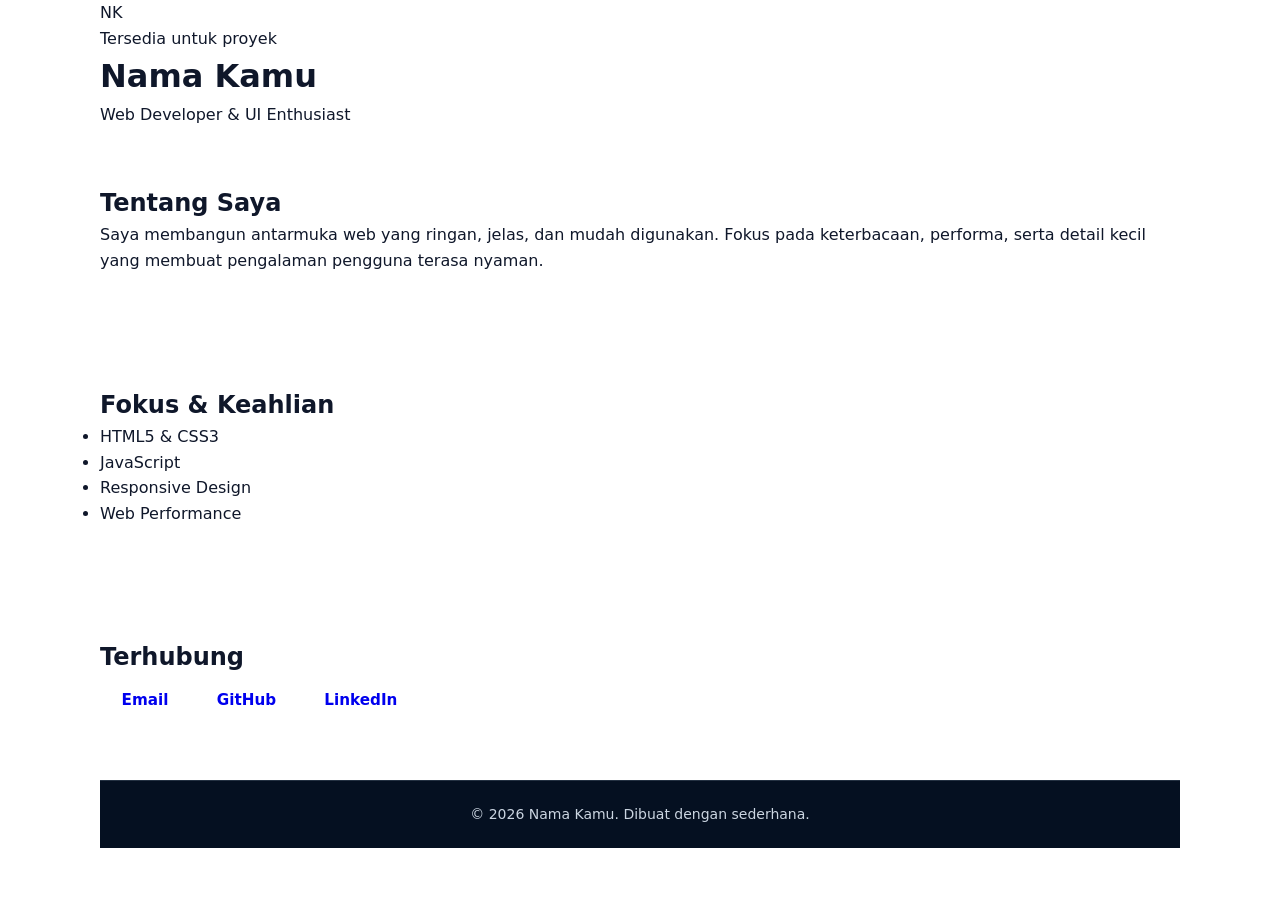
<file: home.html>
<!DOCTYPE html>
<html lang="id">
<head>
  <meta charset="UTF-8" />
  <meta name="viewport" content="width=device-width, initial-scale=1.0" />
  <title>Nama Kamu — Profil Singkat</title>
  <link rel="stylesheet" href="style.css" />
</head>
<body>
  <main class="container">
    <!-- Bagian Header / Profil -->
    <header class="profile">
      <div class="avatar" aria-hidden="true">NK</div>
      <div class="profile-info">
        <span class="badge">Tersedia untuk proyek</span>
        <h1>Nama Kamu</h1>
        <p class="role">Web Developer &amp; UI Enthusiast</p>
      </div>
    </header>

    <!-- Ringkasan Singkat -->
    <section class="section">
      <h2>Tentang Saya</h2>
      <p>
        Saya membangun antarmuka web yang ringan, jelas, dan mudah digunakan.
        Fokus pada keterbacaan, performa, serta detail kecil yang membuat pengalaman
        pengguna terasa nyaman.
      </p>
    </section>

    <!-- Keahlian / Fokus -->
    <section class="section">
      <h2>Fokus &amp; Keahlian</h2>
      <ul class="tags">
        <li>HTML5 &amp; CSS3</li>
        <li>JavaScript</li>
        <li>Responsive Design</li>
        <li>Web Performance</li>
      </ul>
    </section>

    <!-- Tautan / Kontak -->
    <section class="section">
      <h2>Terhubung</h2>
      <div class="links">
        <a href="mailto:halo@domainkamu.id" class="btn btn-primary">Email</a>
        <a href="https://github.com" target="_blank" rel="noopener noreferrer" class="btn btn-outline">GitHub</a>
        <a href="https://linkedin.com" target="_blank" rel="noopener noreferrer" class="btn btn-outline">LinkedIn</a>
      </div>
    </section>

    <footer class="footer">
      <p>&copy; 2026 Nama Kamu. Dibuat dengan sederhana.</p>
    </footer>
  </main>
</body>
</html>
</file>
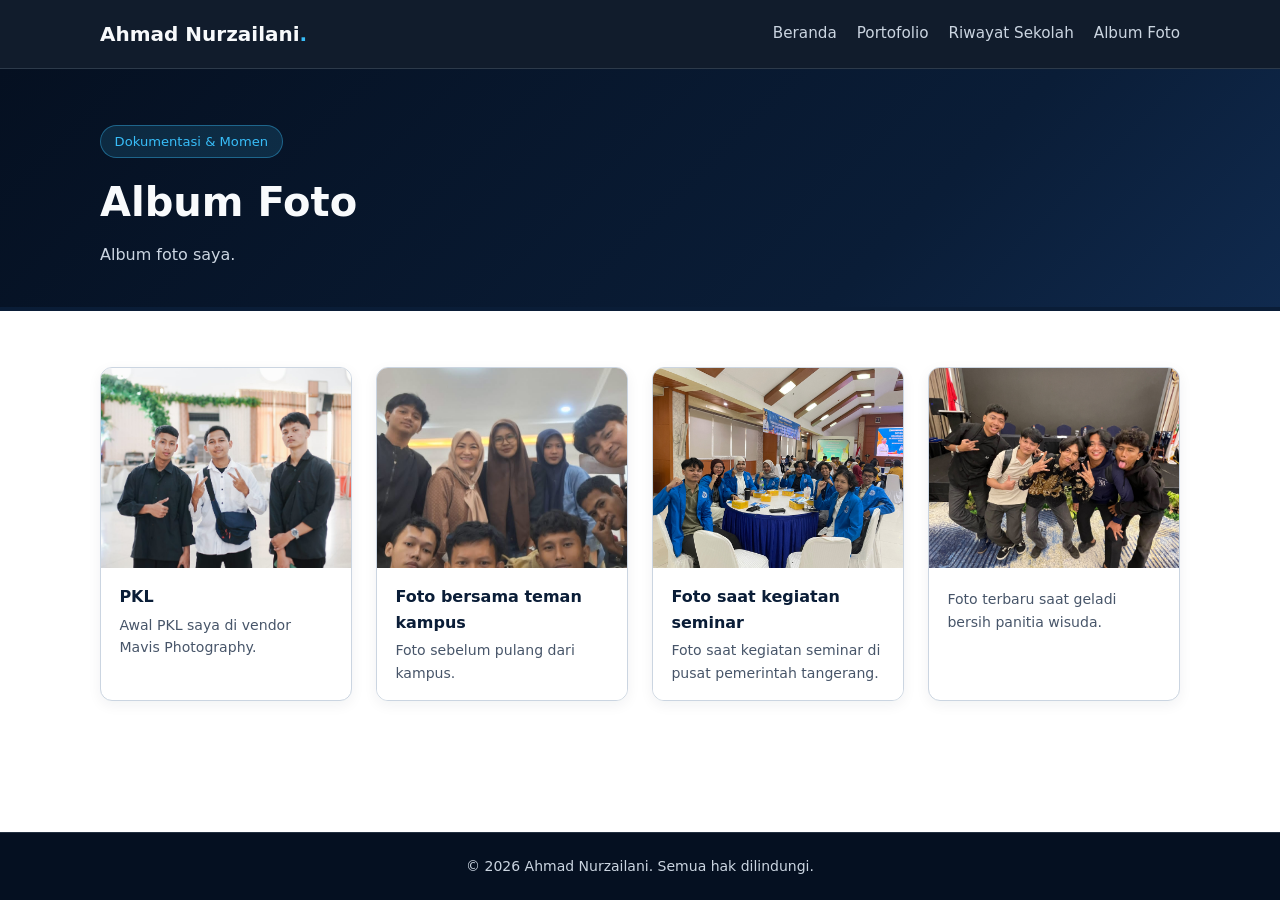
<file: profile-album.html>
<!DOCTYPE html>
<html lang="id">
<head>
  <meta charset="UTF-8" />
  <meta name="viewport" content="width=device-width, initial-scale=1.0" />
  <title>Album Foto | Ahmad Nurzailani</title>
  <link rel="stylesheet" href="style.css" />
</head>
<body>
  <header class="navbar">
    <div class="container nav-content">
      <a href="https://youtu.be/dQw4w9WgXcQ?si=-ihAhqcweCiQO7lx" class="logo">Ahmad Nurzailani<span>.</span></a>
      <nav class="nav-links">
        <a href="profile-beranda.html">Beranda</a>
        <a href="profile-portofolio.html">Portofolio</a>
        <a href="profile-sekolah.html">Riwayat Sekolah</a>
        <a href="profile-album.html">Album Foto</a>
      </nav>
    </div>
  </header>

  <section class="page-header">
    <div class="container">
      <p class="badge">Dokumentasi &amp; Momen</p>
      <h1>Album Foto</h1>
      <p class="page-subtitle">Album foto saya.</p>
    </div>
  </section>

  <section class="section">
    <div class="container">
      <div class="gallery-grid">
        <figure class="photo-card">
          <img src="images/WhatsApp Image 2026-11-20 at 22.19.58(1).jpeg" alt="Foto saat pkl bersama teman di MAVIS PHOTOGRAPHY" />
          <figcaption>
            <strong>PKL</strong>
            <span>Awal PKL saya di vendor Mavis Photography.</span>
          </figcaption>
        </figure>

        <figure class="photo-card">
          <img src="images/WhatsApp Image 2026-11-20 at 22.19.58.jpeg" alt="teman seperjuangan" />
          <figcaption>
            <strong>Foto bersama teman kampus</strong>
            <span>Foto sebelum pulang dari kampus.</span>
          </figcaption>
        </figure>

        <figure class="photo-card">
          <img src="images/WhatsApp Image 2026-11-20 at 22.20.37(1).jpeg" alt="teman dan senior" />
          <figcaption>
            <strong>Foto saat kegiatan seminar</strong>
            <span>Foto saat kegiatan seminar di pusat pemerintah tangerang.</span>
          </figcaption>
        </figure>

        <figure class="photo-card">
          <img src="images/WhatsApp Image 2026-11-20 at 22.20.37.jpeg" alt="teman dan senior" />
          <figcaption>
            <strong></strong>
            <span>Foto terbaru saat geladi bersih panitia wisuda.</span>
          </figcaption>
        </figure>
      </div>
    </div>
  </section>

  <footer class="footer">
    <div class="container">
      <p>&copy; 2026 Ahmad Nurzailani. Semua hak dilindungi.</p>
    </div>
  </footer>
</body>
</html>
</file>
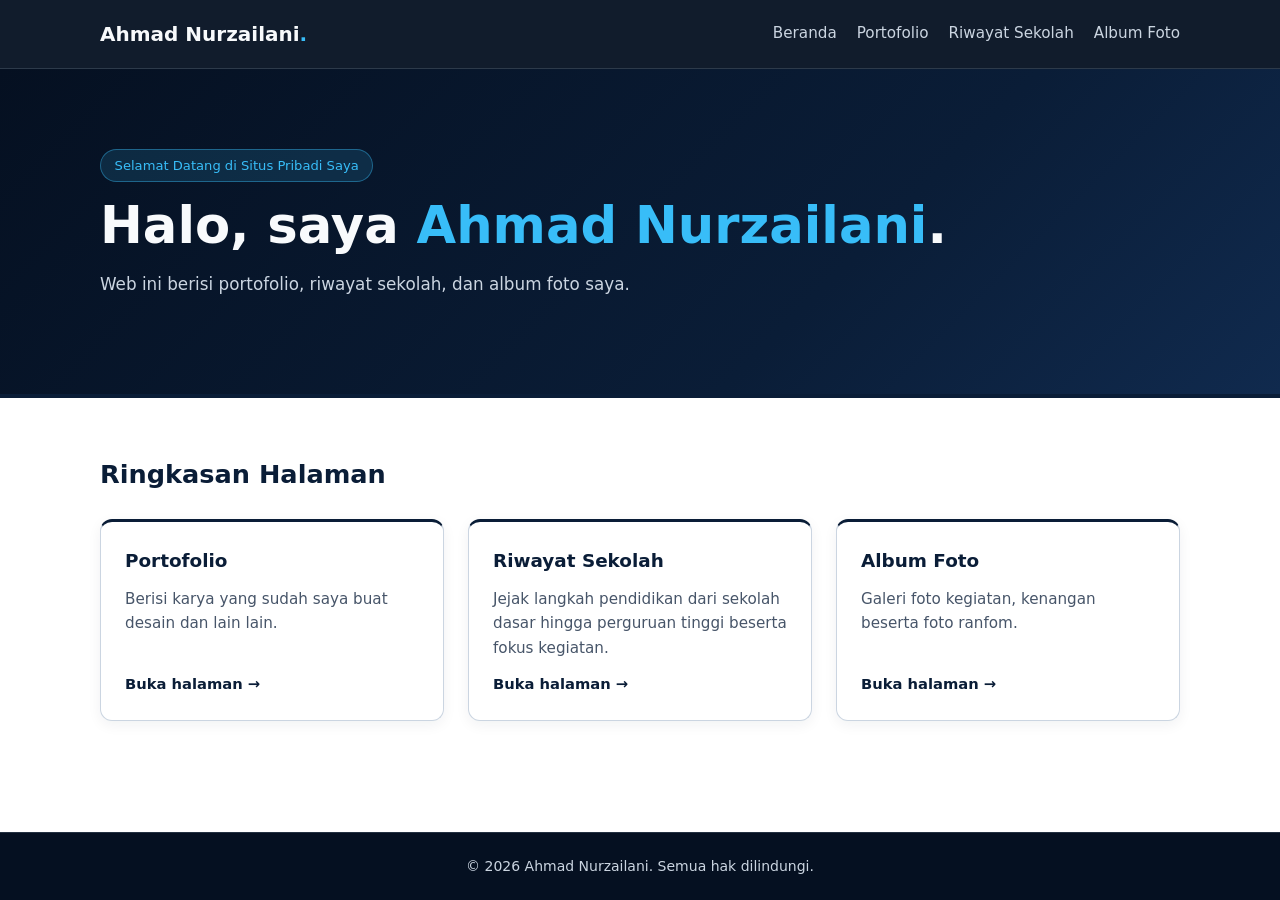
<file: profile-beranda.html>
<!DOCTYPE html>
<html lang="id">
<head>
  <meta charset="UTF-8" />
  <meta name="viewport" content="width=device-width, initial-scale=1.0" />
  <title>Beranda | Ahmad Nurzailani</title>
  <link rel="stylesheet" href="style.css" />
</head>
<body>
  <header class="navbar">
    <div class="container nav-content">
      <a href="https://youtu.be/dQw4w9WgXcQ?si=-ihAhqcweCiQO7lx" class="logo">Ahmad Nurzailani<span>.</span></a>
      <nav class="nav-links">
        <a href="profile-beranda.html">Beranda</a>
        <a href="profile-portofolio.html">Portofolio</a>
        <a href="profile-sekolah.html">Riwayat Sekolah</a>
        <a href="profile-album.html">Album Foto</a>
      </nav>
    </div>
  </header>

  <section class="hero">
    <div class="container hero-content">
      <p class="badge">Selamat Datang di Situs Pribadi Saya</p>
      <h1>Halo, saya <span>Ahmad Nurzailani</span>.</h1>
      <p class="hero-desc">
        Web ini berisi portofolio, riwayat sekolah, dan album foto saya.
      </p>
    </div>
  </section>

  <section class="section">
    <div class="container">
      <h2 class="section-title">Ringkasan Halaman</h2>
      <div class="grid-3">
        <article class="card">
          <h3>Portofolio</h3>
          <p>Berisi karya yang sudah saya buat desain dan lain lain.</p>
          <a href="profile-portofolio.html" class="text-link">Buka halaman &rarr;</a>
        </article>

        <article class="card">
          <h3>Riwayat Sekolah</h3>
          <p>Jejak langkah pendidikan dari sekolah dasar hingga perguruan tinggi beserta fokus kegiatan.</p>
          <a href="profile-sekolah.html" class="text-link">Buka halaman &rarr;</a>
        </article>

        <article class="card">
          <h3>Album Foto</h3>
          <p>Galeri foto kegiatan, kenangan beserta foto ranfom.</p>
          <a href="profile-album.html" class="text-link">Buka halaman &rarr;</a>
        </article>
      </div>
    </div>
  </section>

  <footer class="footer">
    <div class="container">
      <p>&copy; 2026 Ahmad Nurzailani. Semua hak dilindungi.</p>
    </div>
  </footer>
</body>
</html>
</file>
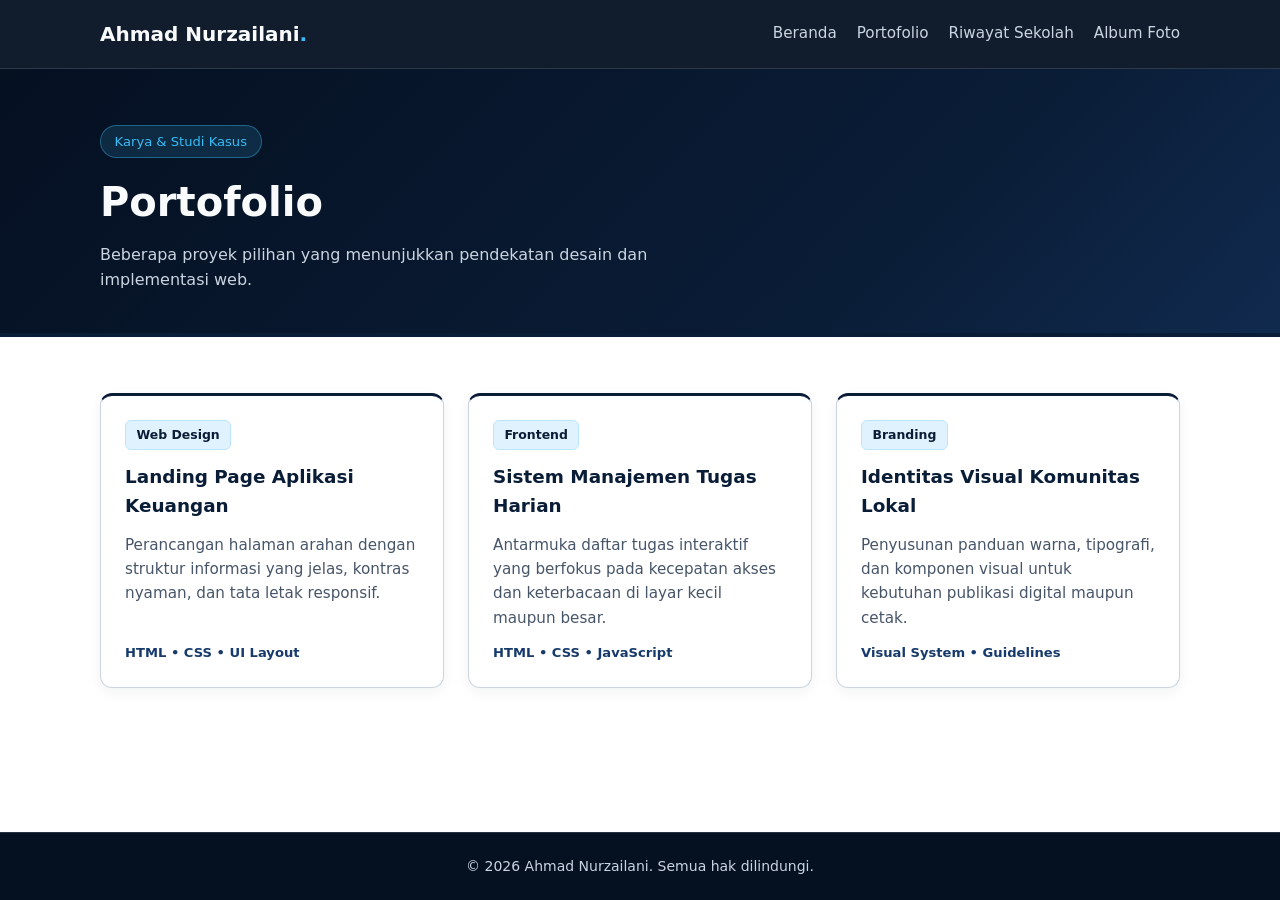
<file: profile-portofolio.html>
<!DOCTYPE html>
<html lang="id">
<head>
  <meta charset="UTF-8" />
  <meta name="viewport" content="width=device-width, initial-scale=1.0" />
  <title>Portofolio | Ahmad Nurzailani</title>
  <link rel="stylesheet" href="style.css" />
</head>
<body>
  <header class="navbar">
    <div class="container nav-content">
      <a href="https://youtu.be/dQw4w9WgXcQ?si=-ihAhqcweCiQO7lx" class="logo">Ahmad Nurzailani<span>.</span></a>
      <nav class="nav-links">
        <a href="profile-beranda.html">Beranda</a>
        <a href="profile-portofolio.html">Portofolio</a>
        <a href="profile-sekolah.html">Riwayat Sekolah</a>
        <a href="profile-album.html">Album Foto</a>
      </nav>
    </div>
  </header>

  <section class="page-header">
    <div class="container">
      <p class="badge">Karya &amp; Studi Kasus</p>
      <h1>Portofolio</h1>
      <p class="page-subtitle">Beberapa proyek pilihan yang menunjukkan pendekatan desain dan implementasi web.</p>
    </div>
  </section>

  <section class="section">
    <div class="container">
      <div class="grid-3">
        <article class="card">
          <span class="tag">Web Design</span>
          <h3>Landing Page Aplikasi Keuangan</h3>
          <p>Perancangan halaman arahan dengan struktur informasi yang jelas, kontras nyaman, dan tata letak responsif.</p>
          <span class="meta">HTML • CSS • UI Layout</span>
        </article>

        <article class="card">
          <span class="tag">Frontend</span>
          <h3>Sistem Manajemen Tugas Harian</h3>
          <p>Antarmuka daftar tugas interaktif yang berfokus pada kecepatan akses dan keterbacaan di layar kecil maupun besar.</p>
          <span class="meta">HTML • CSS • JavaScript</span>
        </article>

        <article class="card">
          <span class="tag">Branding</span>
          <h3>Identitas Visual Komunitas Lokal</h3>
          <p>Penyusunan panduan warna, tipografi, dan komponen visual untuk kebutuhan publikasi digital maupun cetak.</p>
          <span class="meta">Visual System • Guidelines</span>
        </article>
      </div>
    </div>
  </section>

  <footer class="footer">
    <div class="container">
      <p>&copy; 2026 Ahmad Nurzailani. Semua hak dilindungi.</p>
    </div>
  </footer>
</body>
</html>
</file>
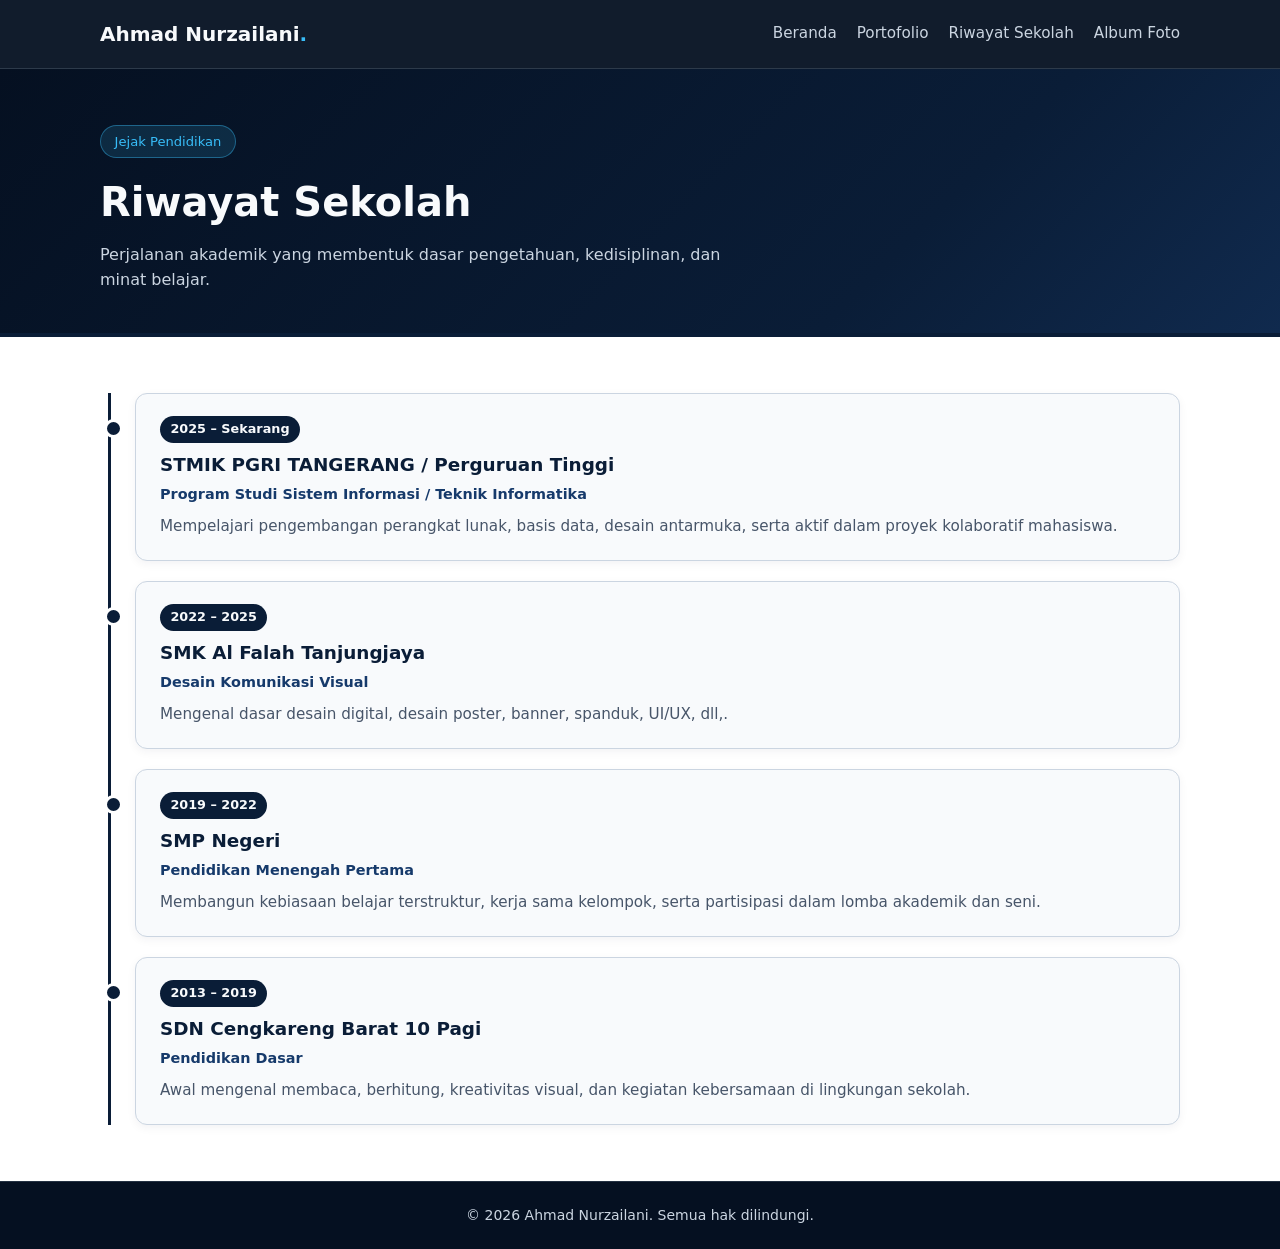
<file: profile-sekolah.html>
<!DOCTYPE html>
<html lang="id">
<head>
  <meta charset="UTF-8" />
  <meta name="viewport" content="width=device-width, initial-scale=1.0" />
  <title>Riwayat Sekolah | Ahmad Nurzailani</title>
  <link rel="stylesheet" href="style.css" />
</head>
<body>
  <header class="navbar">
    <div class="container nav-content">
      <a href="https://youtu.be/dQw4w9WgXcQ?si=-ihAhqcweCiQO7lx" class="logo">Ahmad Nurzailani<span>.</span></a>
      <nav class="nav-links">
        <a href="profile-beranda.html">Beranda</a>
        <a href="profile-portofolio.html">Portofolio</a>
        <a href="profile-sekolah.html">Riwayat Sekolah</a>
        <a href="profile-album.html">Album Foto</a>
      </nav>
    </div>
  </header>

  <section class="page-header">
    <div class="container">
      <p class="badge">Jejak Pendidikan</p>
      <h1>Riwayat Sekolah</h1>
      <p class="page-subtitle">Perjalanan akademik yang membentuk dasar pengetahuan, kedisiplinan, dan minat belajar.</p>
    </div>
  </section>

  <section class="section">
    <div class="container">
      <div class="timeline">
        <article class="timeline-item">
          <span class="year">2025 – Sekarang</span>
          <h3>STMIK PGRI TANGERANG / Perguruan Tinggi</h3>
          <p class="school-sub">Program Studi Sistem Informasi / Teknik Informatika</p>
          <p>Mempelajari pengembangan perangkat lunak, basis data, desain antarmuka, serta aktif dalam proyek kolaboratif mahasiswa.</p>
        </article>

        <article class="timeline-item">
          <span class="year">2022 – 2025</span>
          <h3>SMK Al Falah Tanjungjaya</h3>
          <p class="school-sub">Desain Komunikasi Visual</p>
          <p>Mengenal dasar desain digital, desain poster, banner, spanduk, UI/UX, dll,.</p>
        </article>

        <article class="timeline-item">
          <span class="year">2019 – 2022</span>
          <h3>SMP Negeri</h3>
          <p class="school-sub">Pendidikan Menengah Pertama</p>
          <p>Membangun kebiasaan belajar terstruktur, kerja sama kelompok, serta partisipasi dalam lomba akademik dan seni.</p>
        </article>

        <article class="timeline-item">
          <span class="year">2013 – 2019</span>
          <h3>SDN Cengkareng Barat 10 Pagi</h3>
          <p class="school-sub">Pendidikan Dasar</p>
          <p>Awal mengenal membaca, berhitung, kreativitas visual, dan kegiatan kebersamaan di lingkungan sekolah.</p>
        </article>
      </div>
    </div>
  </section>

  <footer class="footer">
    <div class="container">
      <p>&copy; 2026 Ahmad Nurzailani. Semua hak dilindungi.</p>
    </div>
  </footer>
</body>
</html>
</file>
<file: style.css>
/* Kombinasi Biru Dongker & Putih dengan Kontras Teks Aman */
:root {
  /* Area gelap (Biru Dongker) -> pakai teks terang */
  --navy-950: #051021;
  --navy-900: #0a1d37;
  --navy-800: #102a4e;
  --on-navy: #f8fafc;
  --on-navy-muted: #cbd5e1;
  --accent-bright: #38bdf8;
  --accent-bright-hover: #7dd3fc;

  /* Area terang (Putih) -> pakai teks gelap */
  --white-main: #ffffff;
  --white-soft: #f8fafc;
  --card-white: #ffffff;
  --on-white: #0f172a;
  --on-white-muted: #475569;
  --accent-navy: #0a1d37;
  --accent-navy-mid: #163a6b;

  --border-dark: rgba(148, 163, 184, 0.22);
  --border-light: #cbd5e1;
}

* {
  margin: 0;
  padding: 0;
  box-sizing: border-box;
}

html {
  scroll-behavior: smooth;
}

body {
  font-family: system-ui, -apple-system, BlinkMacSystemFont, "Segoe UI", Roboto, sans-serif;
  background-color: var(--white-main);
  color: var(--on-white);
  line-height: 1.6;
  min-height: 100vh;
  display: flex;
  flex-direction: column;
}

.container {
  width: 90%;
  max-width: 1080px;
  margin: 0 auto;
}

/* Navigasi (Biru Dongker) */
.navbar {
  position: sticky;
  top: 0;
  z-index: 100;
  background-color: rgba(5, 16, 33, 0.95);
  backdrop-filter: blur(8px);
  border-bottom: 1px solid var(--border-dark);
}

.nav-content {
  display: flex;
  justify-content: space-between;
  align-items: center;
  min-height: 68px;
  gap: 1rem;
  flex-wrap: wrap;
}

.logo {
  font-size: 1.25rem;
  font-weight: 700;
  color: var(--on-navy);
  text-decoration: none;
}

.logo span {
  color: var(--accent-bright);
}

.nav-links {
  display: flex;
  gap: 1.25rem;
  flex-wrap: wrap;
}

.nav-links a {
  color: var(--on-navy-muted);
  text-decoration: none;
  font-size: 0.95rem;
  padding: 0.25rem 0;
  border-bottom: 2px solid transparent;
  transition: color 0.2s ease, border-color 0.2s ease;
}

.nav-links a:hover,
.nav-links a.active {
  color: var(--accent-bright);
  border-bottom-color: var(--accent-bright);
}

/* Hero Beranda (Biru Dongker) */
.hero {
  padding: 5rem 0 4rem;
  background: linear-gradient(135deg, var(--navy-950) 0%, var(--navy-900) 65%, var(--navy-800) 100%);
  color: var(--on-navy);
  border-bottom: 4px solid var(--accent-navy);
}

.hero .badge {
  display: inline-block;
  background-color: rgba(56, 189, 248, 0.14);
  color: var(--accent-bright);
  border: 1px solid rgba(56, 189, 248, 0.4);
  padding: 0.3rem 0.85rem;
  border-radius: 999px;
  font-size: 0.82rem;
  margin-bottom: 0.9rem;
}

.hero h1 {
  font-size: clamp(2rem, 5vw, 3.2rem);
  line-height: 1.15;
  margin-bottom: 1rem;
  color: var(--on-navy);
}

.hero h1 span {
  color: var(--accent-bright);
}

.hero-desc {
  max-width: 620px;
  color: var(--on-navy-muted);
  font-size: 1.05rem;
  margin-bottom: 2rem;
}

.hero-actions {
  display: flex;
  flex-wrap: wrap;
  gap: 1rem;
}

/* Header Halaman Dalam (Biru Dongker) */
.page-header {
  padding: 3.5rem 0 2.5rem;
  background: linear-gradient(135deg, var(--navy-950) 0%, var(--navy-900) 70%, var(--navy-800) 100%);
  color: var(--on-navy);
  border-bottom: 4px solid var(--accent-navy);
}

.page-header .badge {
  display: inline-block;
  background-color: rgba(56, 189, 248, 0.14);
  color: var(--accent-bright);
  border: 1px solid rgba(56, 189, 248, 0.4);
  padding: 0.3rem 0.85rem;
  border-radius: 999px;
  font-size: 0.82rem;
  margin-bottom: 0.75rem;
}

.page-header h1 {
  font-size: clamp(1.85rem, 4vw, 2.5rem);
  margin-bottom: 0.5rem;
  color: var(--on-navy);
}

.page-subtitle {
  color: var(--on-navy-muted);
  max-width: 640px;
}

.page-subtitle code {
  background-color: var(--navy-800);
  padding: 0.1rem 0.45rem;
  border-radius: 4px;
  color: var(--accent-bright);
}

/* Tombol & Tautan (Kontras Jelas) */
.btn {
  display: inline-block;
  padding: 0.72rem 1.35rem;
  border-radius: 8px;
  text-decoration: none;
  font-weight: 600;
  font-size: 0.95rem;
  transition: all 0.2s ease;
}

/* Tombol utama di atas hero biru dongker */
.hero .btn-primary {
  background-color: var(--accent-bright);
  color: var(--navy-950);
}

.hero .btn-primary:hover {
  background-color: var(--accent-bright-hover);
}

/* Tombol outline di atas hero biru dongker */
.hero .btn-outline {
  border: 1px solid var(--accent-bright);
  color: var(--on-navy);
}

.hero .btn-outline:hover {
  background-color: rgba(56, 189, 248, 0.16);
  color: var(--accent-bright);
}

.text-link {
  color: var(--accent-navy);
  text-decoration: none;
  font-weight: 700;
  font-size: 0.92rem;
}

.text-link:hover {
  color: var(--accent-navy-mid);
  text-decoration: underline;
}

/* Bagian Konten Utama (Putih dengan Teks Biru Dongker / Abu Gelap) */
.section {
  padding: 3.5rem 0;
  flex: 1;
  background-color: var(--white-main);
  color: var(--on-white);
}

.section-title {
  font-size: 1.6rem;
  margin-bottom: 1.5rem;
  color: var(--accent-navy);
}

.grid-3 {
  display: grid;
  grid-template-columns: repeat(auto-fit, minmax(260px, 1fr));
  gap: 1.5rem;
}

.card {
  background-color: var(--card-white);
  border: 1px solid var(--border-light);
  border-top: 3px solid var(--accent-navy);
  border-radius: 12px;
  padding: 1.5rem;
  display: flex;
  flex-direction: column;
  gap: 0.75rem;
  box-shadow: 0 4px 14px rgba(10, 29, 55, 0.06);
  transition: transform 0.2s ease, box-shadow 0.2s ease, border-color 0.2s ease;
}

.card:hover {
  transform: translateY(-3px);
  border-color: var(--accent-navy-mid);
  box-shadow: 0 8px 20px rgba(10, 29, 55, 0.1);
}

.card h3 {
  font-size: 1.15rem;
  color: var(--accent-navy);
}

.card p {
  color: var(--on-white-muted);
  font-size: 0.95rem;
  flex: 1;
}

.tag {
  align-self: flex-start;
  background-color: #e0f2fe;
  color: var(--accent-navy);
  border: 1px solid #bae6fd;
  font-size: 0.78rem;
  font-weight: 700;
  padding: 0.25rem 0.65rem;
  border-radius: 6px;
}

.meta {
  font-size: 0.82rem;
  color: var(--accent-navy-mid);
  font-weight: 700;
}

/* Timeline Riwayat Sekolah (Latar Putih, Aksen Biru Dongker) */
.timeline {
  display: flex;
  flex-direction: column;
  gap: 1.25rem;
  border-left: 3px solid var(--accent-navy);
  padding-left: 1.5rem;
  margin-left: 0.5rem;
}

.timeline-item {
  background-color: var(--white-soft);
  border: 1px solid var(--border-light);
  border-radius: 12px;
  padding: 1.35rem 1.5rem;
  position: relative;
  box-shadow: 0 3px 10px rgba(10, 29, 55, 0.05);
}

.timeline-item::before {
  content: "";
  position: absolute;
  left: -1.98rem;
  top: 1.6rem;
  width: 13px;
  height: 13px;
  border-radius: 50%;
  background-color: var(--accent-navy);
  border: 3px solid var(--white-main);
}

.year {
  display: inline-block;
  background-color: var(--accent-navy);
  color: var(--on-navy);
  font-size: 0.8rem;
  font-weight: 700;
  padding: 0.2rem 0.65rem;
  border-radius: 999px;
  margin-bottom: 0.45rem;
}

.timeline-item h3 {
  font-size: 1.15rem;
  color: var(--accent-navy);
  margin-bottom: 0.2rem;
}

.school-sub {
  color: var(--accent-navy-mid);
  font-weight: 600;
  font-size: 0.9rem;
  margin-bottom: 0.5rem;
}

.timeline-item p:last-child {
  color: var(--on-white-muted);
  font-size: 0.95rem;
}

/* Galeri Album Foto (Latar Putih, Kartu Putih + Keterangan Jelas) */
.gallery-grid {
  display: grid;
  grid-template-columns: repeat(auto-fit, minmax(240px, 1fr));
  gap: 1.5rem;
}

.photo-card {
  background-color: var(--card-white);
  border: 1px solid var(--border-light);
  border-radius: 12px;
  overflow: hidden;
  box-shadow: 0 4px 14px rgba(10, 29, 55, 0.06);
  transition: transform 0.2s ease, box-shadow 0.2s ease;
}

.photo-card:hover {
  transform: translateY(-3px);
  box-shadow: 0 8px 20px rgba(10, 29, 55, 0.11);
}

.photo-card img {
  display: block;
  width: 100%;
  height: 200px;
  object-fit: cover;
}

.photo-card figcaption {
  padding: 1rem 1.15rem;
  display: flex;
  flex-direction: column;
  gap: 0.25rem;
  background-color: var(--white-main);
}

.photo-card figcaption strong {
  font-size: 1rem;
  color: var(--accent-navy);
}

.photo-card figcaption span {
  color: var(--on-white-muted);
  font-size: 0.88rem;
}

/* Footer (Biru Dongker) */
.footer {
  background-color: var(--navy-950);
  border-top: 1px solid var(--border-dark);
  padding: 1.4rem 0;
  text-align: center;
  color: var(--on-navy-muted);
  font-size: 0.875rem;
}

/* Responsif */
@media (max-width: 640px) {
  .nav-content {
    padding: 0.75rem 0;
  }

  .nav-links {
    gap: 0.9rem;
  }

  .hero {
    padding: 3.5rem 0 3rem;
  }
}
</file>
